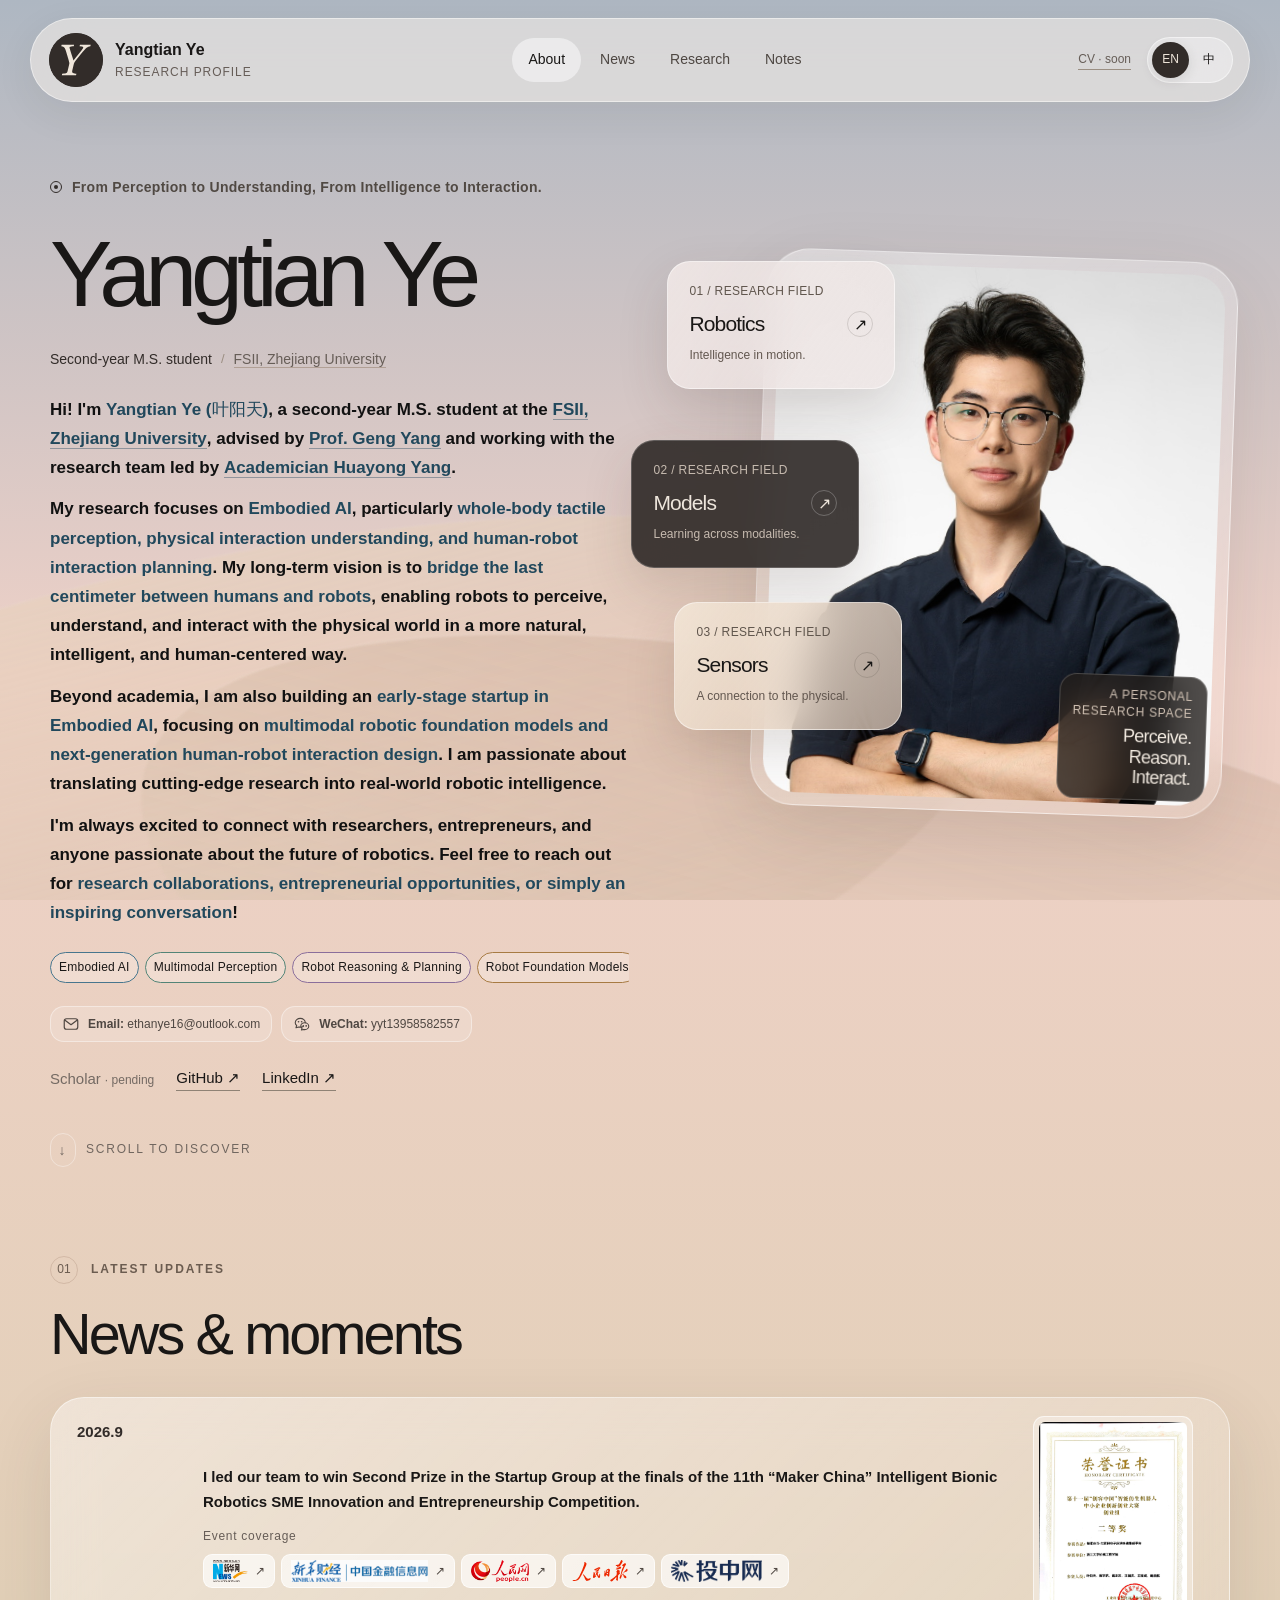
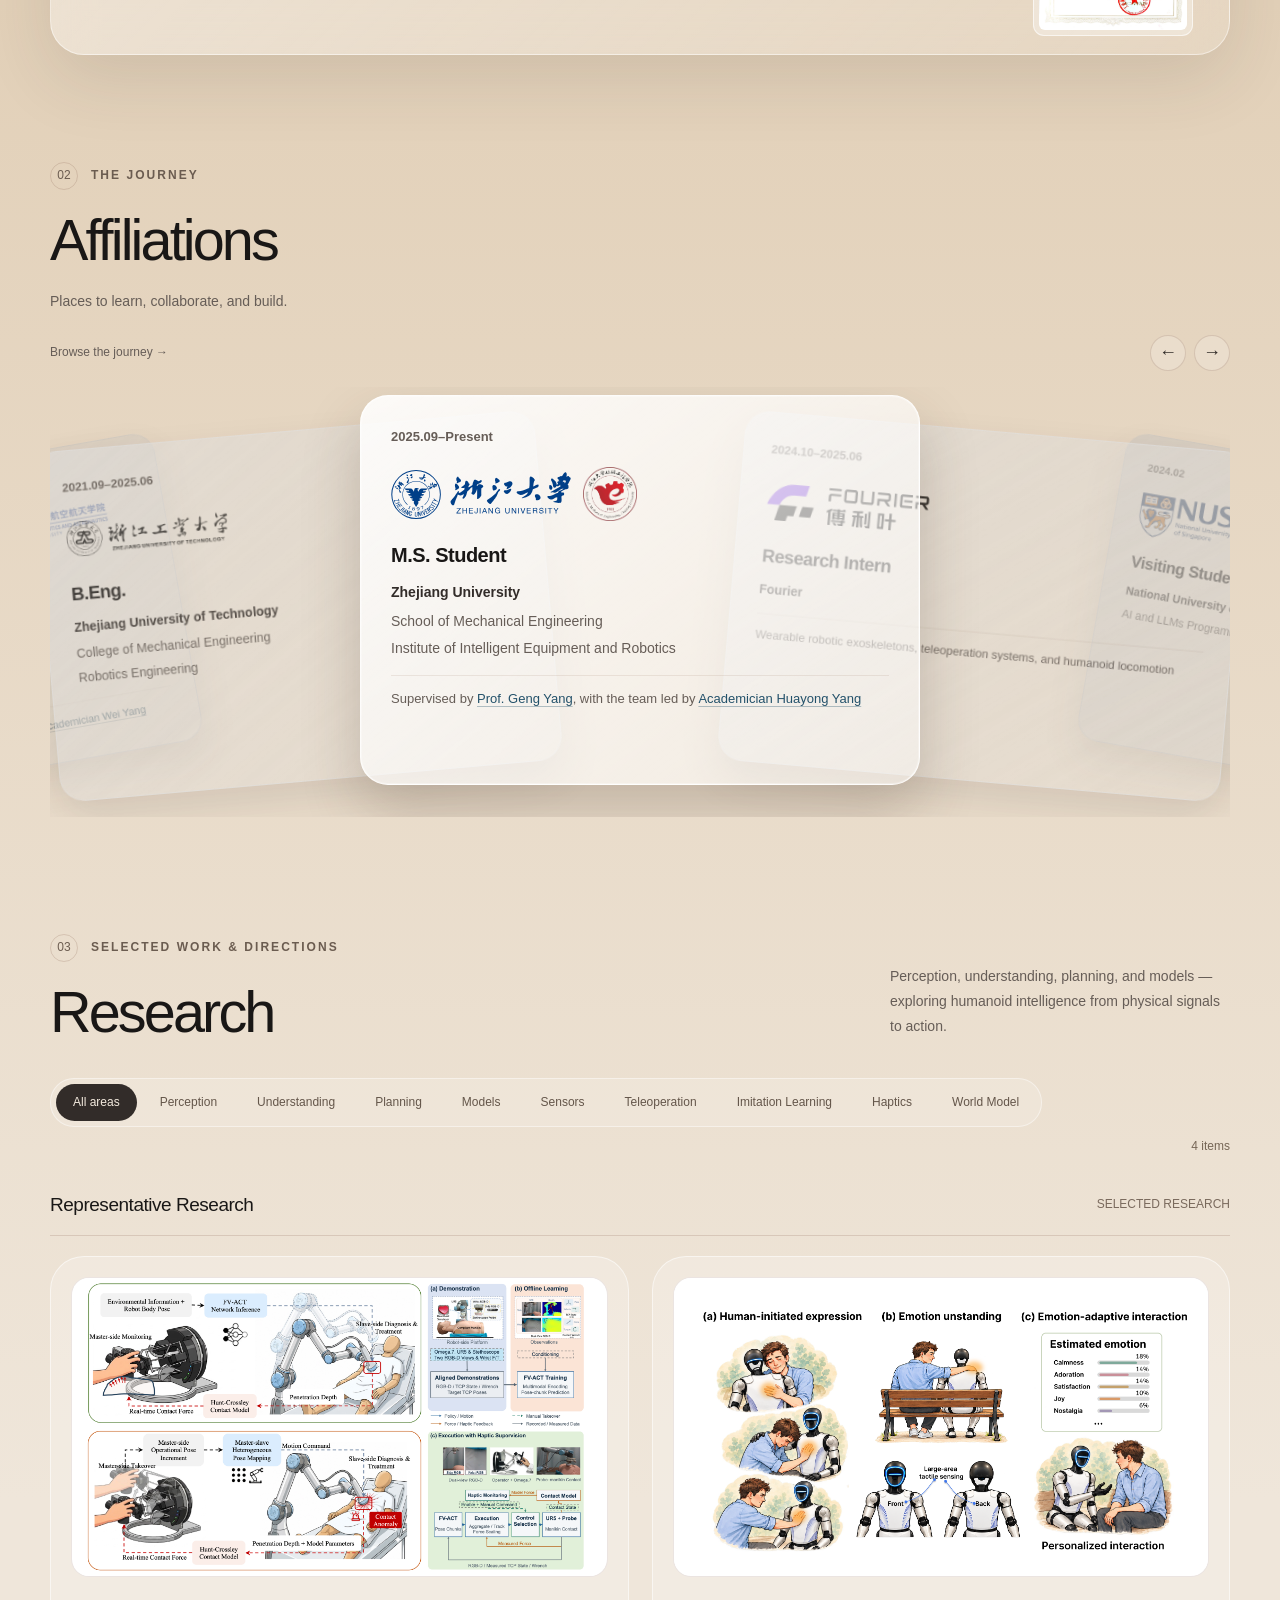
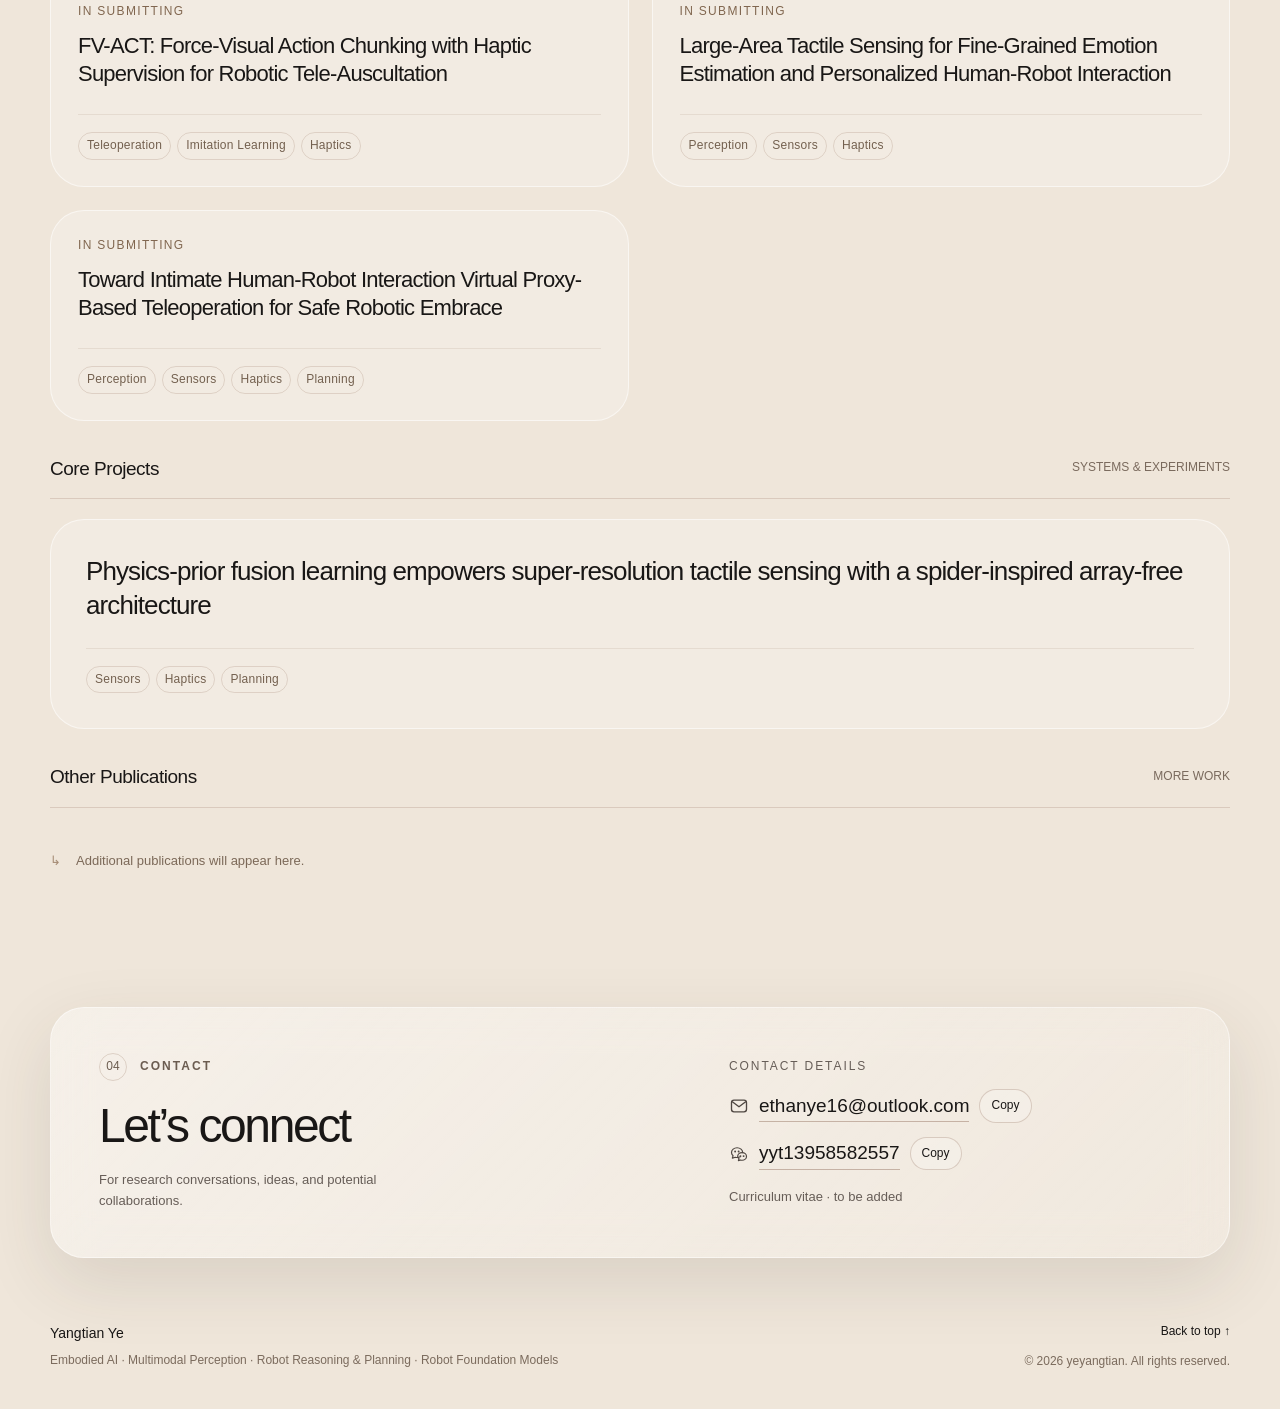
<file: index.html>
<!doctype html>
<html lang="en">
<head>
  <meta charset="utf-8">
  <meta name="viewport" content="width=device-width, initial-scale=1">
  <meta name="description" content="Yangtian Ye, M.S. student at FSII, Zhejiang University. Research in Embodied AI, tactile perception, physical interaction understanding, and human-robot interaction planning.">
  <meta name="robots" content="noindex, nofollow">
  <meta name="theme-color" content="#d8c4ad">
  <title>Research Profile · Yangtian Ye</title>
  <link rel="icon" type="image/svg+xml" href="assets/favicon.svg?v=20261009-logo-y">
  <link rel="stylesheet" href="styles.css?v=20261113-affiliation-logos">
  <script defer src="content.js?v=20261112-affiliation-logos-v5"></script>
  <script defer src="app.js?v=20261113-affiliation-logos"></script>
</head>
<body data-page="home">
  <a class="skip-link" href="#main" data-i18n="skip">Skip to content</a>
  <div class="atmosphere" aria-hidden="true"><div class="dune dune-one"></div><div class="dune dune-two"></div></div>
  <header class="site-header">
    <a class="brand" href="#about" aria-label="Home"><span class="brand-mark" aria-hidden="true"><img src="assets/favicon.svg?v=20261009-logo-y" width="54" height="54" alt=""></span><span class="brand-text"><strong data-profile="name">Yangtian Ye</strong><small data-i18n="brandSub">RESEARCH PROFILE</small></span></a>
    <nav class="primary-nav" aria-label="Main navigation"><a href="#about" data-i18n="navAbout">About</a><a href="#news" data-i18n="navNews">News</a><a href="#research" data-i18n="navResearch">Research</a><a href="notes/" data-i18n="navNotes">Notes</a></nav>
    <div class="header-actions"><a class="nav-cv" href="#contact" data-cv data-i18n="cvPending">CV · soon</a><div class="language-switch" role="group" aria-label="Language"><button type="button" data-lang="en" aria-pressed="true">EN</button><button type="button" data-lang="zh" aria-pressed="false">中</button></div></div>
  </header>

  <main id="main" class="container">
    <section id="about" class="hero" aria-labelledby="hero-title">
      <div class="hero-copy">
        <div class="eyebrow"><span class="tiny-orbit" aria-hidden="true"></span><span data-i18n="heroEyebrow">From Perception to Understanding, From Intelligence to Interaction.</span></div>
        <h1 id="hero-title" data-profile="name">Yangtian Ye</h1>
        <div class="identity-line"><span data-profile="role">Second-year M.S. student</span><span class="dot">/</span><span data-profile="affiliation"><a href="http://www.fsie-zju.com/" target="_blank" rel="noopener noreferrer">FSII, Zhejiang University</a></span></div>
        <div class="hero-intro" data-profile="bio"><p>Hi! I&#39;m <strong>Yangtian Ye (叶阳天)</strong>, a second-year M.S. student at the <a href="http://www.fsie-zju.com/" target="_blank" rel="noopener noreferrer"><strong>FSII, Zhejiang University</strong></a>, advised by <a href="https://person.zju.edu.cn/gengy" target="_blank" rel="noopener noreferrer"><strong>Prof. Geng Yang</strong></a> and working with the research team led by <a href="https://person.zju.edu.cn/0089022" target="_blank" rel="noopener noreferrer"><strong>Academician Huayong Yang</strong></a>.</p><p>My research focuses on <strong>Embodied AI</strong>, particularly <strong>whole-body tactile perception, physical interaction understanding, and human-robot interaction planning</strong>. My long-term vision is to <strong>bridge the last centimeter between humans and robots</strong>, enabling robots to perceive, understand, and interact with the physical world in a more natural, intelligent, and human-centered way.</p><p>Beyond academia, I am also building an <strong>early-stage startup in Embodied AI</strong>, focusing on <strong>multimodal robotic foundation models and next-generation human-robot interaction design</strong>. I am passionate about translating cutting-edge research into real-world robotic intelligence.</p><p>I&#39;m always excited to connect with researchers, entrepreneurs, and anyone passionate about the future of robotics. Feel free to reach out for <strong>research collaborations, entrepreneurial opportunities, or simply an inspiring conversation</strong>!</p></div>
        <div class="hero-tags" data-interests role="group" aria-label="Research interests" tabindex="0"><span>Embodied AI</span><span>Multimodal Perception</span><span>Robot Reasoning &amp; Planning</span><span>Robot Foundation Models</span></div>
        <div id="hero-contact" class="hero-contact"><a class="contact-chip" href="mailto:ethanye16@outlook.com"><img class="contact-icon" src="assets/icon-email.svg" width="18" height="18" alt="" aria-hidden="true"><span><span class="contact-label">Email:</span> ethanye16@outlook.com</span></a><button type="button" class="contact-chip" data-copy-wechat aria-label="Copy WeChat ID: yyt13958582557" title="Copy WeChat ID"><img class="contact-icon" src="assets/icon-wechat.svg" width="18" height="18" alt="" aria-hidden="true"><span><span class="contact-label">WeChat:</span> yyt13958582557</span></button></div>
        <div class="social-links" data-social></div>
        <p class="profile-note"><span class="status-dot" aria-hidden="true"></span><span data-i18n="profileNote">Profile preview · personal details to be added</span></p>
      </div>
      <div class="hero-stage" aria-label="Research interests">
        <div class="portrait-panel glass-panel"><img id="portrait" src="assets/portrait.jpeg" width="768" height="1024" alt="Portrait of Yangtian Ye"><span class="photo-label" data-i18n="photoPending" hidden>PORTRAIT TO BE ADDED</span><div class="portrait-caption"><span data-i18n="portraitEyebrow">A PERSONAL RESEARCH SPACE</span><strong data-i18n="portraitTitle">Perceive.<br>Reason.<br>Interact.</strong></div></div>
        <a class="floating-card float-robotics glass-panel" href="#research"><span class="float-kicker">01 / <span data-i18n="field">RESEARCH FIELD</span></span><div class="float-bottom"><strong data-i18n="fieldRobotics">Robotics</strong><span class="mini-icon" aria-hidden="true">↗</span></div><span class="float-detail" data-i18n="roboticsSub">Intelligence in motion.</span></a>
        <a class="floating-card float-models" href="#research"><span class="float-kicker">02 / <span data-i18n="field">RESEARCH FIELD</span></span><div class="float-bottom"><strong data-i18n="fieldModels">Models</strong><span class="mini-icon" aria-hidden="true">↗</span></div><span class="float-detail" data-i18n="modelsSub">Learning across modalities.</span></a>
        <a class="floating-card float-sensing glass-panel" href="#research"><span class="float-kicker">03 / <span data-i18n="field">RESEARCH FIELD</span></span><div class="float-bottom"><strong data-i18n="fieldSensing">Sensors</strong><span class="mini-icon" aria-hidden="true">↗</span></div><span class="float-detail" data-i18n="sensingSub">A connection to the physical.</span></a>
      </div>
      <a class="scroll-cue" href="#news"><span aria-hidden="true">↓</span><span data-i18n="scroll">SCROLL TO DISCOVER</span></a>
    </section>

    <section id="news" class="section news-section" aria-labelledby="news-title">
      <div class="section-heading"><div class="section-kicker"><span>01</span><span data-i18n="sectionNews">LATEST UPDATES</span></div><h2 id="news-title" data-i18n="newsTitle">News & moments</h2></div>
      <div id="news-list" class="news-list glass-panel" role="region" aria-labelledby="news-title" tabindex="-1"></div>
      <p id="news-scroll-hint" class="news-scroll-hint" hidden></p>
    </section>

    <section id="affiliations" class="section" aria-labelledby="affiliations-title">
      <div class="section-heading"><div class="section-kicker"><span>02</span><span data-i18n="sectionAffiliations">THE JOURNEY</span></div><h2 id="affiliations-title" data-i18n="affiliationsTitle">Affiliations</h2><p data-i18n="affiliationsIntro">Places to learn, collaborate, and build.</p></div>
      <div class="affiliations-navigation"><span id="affiliations-scroll-hint" class="affiliations-scroll-hint" data-i18n="affiliationsScroll">Scroll horizontally to explore →</span><div class="affiliations-scroll-buttons"><button type="button" data-affiliations-scroll="-1" aria-label="Previous experience" disabled>←</button><button type="button" data-affiliations-scroll="1" aria-label="Next experience">→</button></div></div>
      <div id="affiliations-list" class="affiliation-grid affiliation-experience" role="region" aria-labelledby="affiliations-title" aria-describedby="affiliations-scroll-hint" tabindex="0"></div>
    </section>

    <section id="research" class="section research-section" aria-labelledby="research-title">
      <div class="section-heading research-heading"><div><div class="section-kicker"><span>03</span><span data-i18n="sectionResearch">SELECTED WORK & DIRECTIONS</span></div><h2 id="research-title" data-i18n="researchTitle">Research</h2></div><p class="research-intro" data-i18n="researchIntro">Perception, understanding, planning, and models — exploring humanoid intelligence from physical signals to action.</p></div>
      <div class="research-toolbar"><div class="filters" role="group" aria-label="Filter research" tabindex="0" aria-describedby="research-filter-hint"><button type="button" class="filter active" data-filter="all" aria-pressed="true" data-i18n="filterAll">All areas</button><button type="button" class="filter" data-filter="perception" aria-pressed="false" data-i18n="tagPerception">Perception</button><button type="button" class="filter" data-filter="understanding" aria-pressed="false" data-i18n="tagUnderstanding">Understanding</button><button type="button" class="filter" data-filter="planning" aria-pressed="false" data-i18n="tagPlanning">Planning</button><button type="button" class="filter" data-filter="models" aria-pressed="false" data-i18n="tagModels">Models</button><button type="button" class="filter" data-filter="sensors" aria-pressed="false" data-i18n="tagSensors">Sensors</button><button type="button" class="filter" data-filter="teleoperation" aria-pressed="false" data-i18n="tagTeleoperation">Teleoperation</button><button type="button" class="filter" data-filter="imitation-learning" aria-pressed="false" data-i18n="tagImitationLearning">Imitation Learning</button><button type="button" class="filter" data-filter="haptics" aria-pressed="false" data-i18n="tagHaptics">Haptics</button><button type="button" class="filter" data-filter="world-model" aria-pressed="false" data-i18n="tagWorldModel">World Model</button></div><div class="research-filter-footer"><span id="research-filter-hint" class="research-filter-hint" data-i18n="filterHint">Swipe to browse topics →</span><span id="filter-status" class="filter-status" role="status" aria-live="polite"></span></div></div>
      <p class="research-draft-note" data-i18n="researchDraft">The cards below are research outlines. Publications and project details are yet to be added.</p>
      <div id="research-groups"></div>
    </section>

    <section id="contact" class="section contact-section glass-panel" aria-labelledby="contact-title">
      <div><div class="section-kicker"><span>04</span><span data-i18n="sectionContact">CONTACT</span></div><h2 id="contact-title" data-i18n="contactTitle">Let’s connect</h2><p data-i18n="contactIntro">For research conversations, ideas, and potential collaborations.</p></div>
      <div class="contact-details"><span class="small-label" data-i18n="contactDetailsLabel">CONTACT DETAILS</span><div id="email-contact"></div><div id="wechat-contact"></div><div id="cv-contact"></div></div>
    </section>
  </main>
  <footer class="site-footer container"><div><strong data-profile="name">Yangtian Ye</strong><span data-i18n="footerTagline">Embodied AI · Multimodal Perception · Robot Reasoning &amp; Planning · Robot Foundation Models</span></div><div class="footer-right"><a href="#about" data-i18n="backTop">Back to top ↑</a><small class="footer-copyright" data-i18n="copyright">© 2026 yeyangtian. All rights reserved.</small></div></footer>
  <div id="toast" role="status" aria-live="polite"></div>
</body>
</html>
</file>
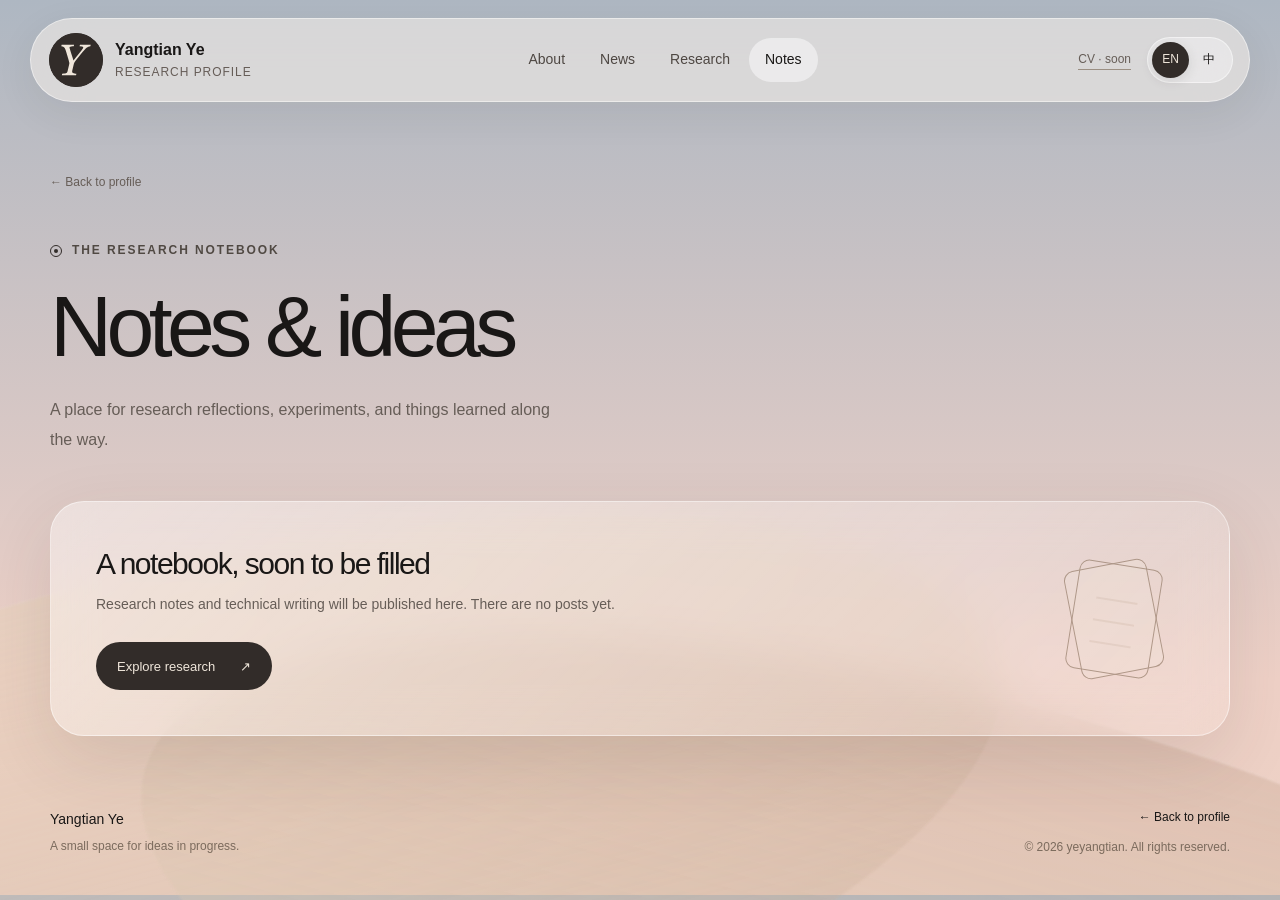
<file: notes/index.html>
<!doctype html>
<html lang="en">
<head>
  <meta charset="utf-8"><meta name="viewport" content="width=device-width, initial-scale=1"><meta name="description" content="Yangtian Ye’s research notes on humanoid robots, perception, understanding, planning, and models."><meta name="robots" content="noindex, nofollow"><meta name="theme-color" content="#d8c4ad"><title>Notes · Yangtian Ye</title><link rel="icon" type="image/svg+xml" href="../assets/favicon.svg?v=20261009-logo-y"><link rel="stylesheet" href="../styles.css?v=20261113-affiliation-logos"><script defer src="../content.js?v=20261112-affiliation-logos-v5"></script><script defer src="../app.js?v=20261113-affiliation-logos"></script>
</head>
<body data-page="notes">
  <a class="skip-link" href="#main" data-i18n="skip">Skip to content</a>
  <div class="atmosphere" aria-hidden="true"><div class="dune dune-one"></div><div class="dune dune-two"></div></div>
  <header class="site-header"><a class="brand" href="../#about" aria-label="Home"><span class="brand-mark" aria-hidden="true"><img src="../assets/favicon.svg?v=20261009-logo-y" width="54" height="54" alt=""></span><span class="brand-text"><strong data-profile="name">Yangtian Ye</strong><small data-i18n="brandSub">RESEARCH PROFILE</small></span></a><nav class="primary-nav" aria-label="Main navigation"><a href="../#about" data-i18n="navAbout">About</a><a href="../#news" data-i18n="navNews">News</a><a href="../#research" data-i18n="navResearch">Research</a><a href="./" class="active" aria-current="page" data-i18n="navNotes">Notes</a></nav><div class="header-actions"><a class="nav-cv" href="../#contact" data-cv data-i18n="cvPending">CV · soon</a><div class="language-switch" role="group" aria-label="Language"><button type="button" data-lang="en" aria-pressed="true">EN</button><button type="button" data-lang="zh" aria-pressed="false">中</button></div></div></header>
  <main id="main" class="container notes-main"><a class="back-link" href="../#about" data-i18n="backHome">← Back to profile</a><div class="notes-header"><div class="eyebrow"><span class="tiny-orbit" aria-hidden="true"></span><span data-i18n="notesEyebrow">THE RESEARCH NOTEBOOK</span></div><h1 data-i18n="notesTitle">Notes & ideas</h1><p data-i18n="notesIntro">A place for research reflections, experiments, and things learned along the way.</p></div><div id="notes-list"></div></main>
  <footer class="site-footer container"><div><strong data-profile="name">Yangtian Ye</strong><span data-i18n="notesFooter">A small space for ideas in progress.</span></div><div class="footer-right"><a href="../#about" data-i18n="backHome">← Back to profile</a><small class="footer-copyright" data-i18n="copyright">© 2026 yeyangtian. All rights reserved.</small></div></footer>
</body>
</html>
</file>
<file: styles.css>
/* Warm glass composition inspired by yizhixuanzhu/homepage-template. */
:root{--font-min:12px;--ink:#191716;--ink-soft:#322c29;--muted:#665d57;--paper:#efe6da;--sand:#d8c4ad;--sand-deep:#9a7a68;--rose:#f0c7bf;--sky:#a8b1bd;--radius:34px;--radius-small:22px;--line:rgba(255,255,255,.48);--shadow:0 24px 70px rgba(61,47,42,.12);font-family:Inter,"Helvetica Neue",Arial,"PingFang SC","Microsoft YaHei",sans-serif;color:var(--ink);font-synthesis:none}
*{box-sizing:border-box}html{scroll-behavior:smooth;scroll-padding-top:130px}body{margin:0;min-width:280px;background:linear-gradient(180deg,#aeb7c2 0,#efd1c7 680px,#e2d0b8 1600px,#efe6da 3100px);line-height:1.65;-webkit-font-smoothing:antialiased}a{color:inherit;text-decoration:none}button{font:inherit;color:inherit;cursor:pointer}button,a{-webkit-tap-highlight-color:transparent}button:disabled{cursor:default}img{display:block;max-width:100%}h1,h2,h3,p{margin:0}button:focus-visible,a:focus-visible{outline:3px solid #4f5f70;outline-offset:5px}::selection{background:#322c29;color:#fff}a,button{touch-action:manipulation}.container{width:min(1180px,calc(100% - 64px));margin-inline:auto}.skip-link{position:fixed;z-index:100;top:8px;left:16px;transform:translateY(-160%);background:var(--ink);color:white;padding:12px 22px;border-radius:20px}.skip-link:focus{transform:none}.atmosphere{position:fixed;inset:0;z-index:-1;overflow:hidden;pointer-events:none}.dune{position:absolute;width:135vw;height:65vh;border-radius:50%;filter:blur(1px)}.dune-one{top:64%;left:-55%;transform:rotate(-14deg);background:linear-gradient(180deg,rgba(231,210,188,.55),rgba(181,148,127,.2));box-shadow:0 -1px 0 rgba(255,255,255,.12)}.dune-two{top:78%;right:-44%;transform:rotate(15deg);background:linear-gradient(180deg,rgba(185,151,128,.25),rgba(229,213,192,.4));box-shadow:0 -1px 0 rgba(255,255,255,.2)}
.site-header{position:sticky;top:18px;z-index:20;width:min(1220px,calc(100% - 40px));margin:18px auto 0;display:flex;align-items:center;justify-content:space-between;gap:22px;min-height:84px;padding:12px 16px 12px 18px;border:1px solid var(--line);border-radius:999px;background:rgba(246,239,232,.56);box-shadow:0 12px 40px rgba(45,37,35,.07);backdrop-filter:blur(24px) saturate(1.25);-webkit-backdrop-filter:blur(24px) saturate(1.25)}.brand{display:flex;align-items:center;gap:12px;flex-shrink:0}.brand-mark{display:grid;place-items:center;width:54px;height:54px;flex:none;border-radius:50%;overflow:hidden;background:var(--ink-soft)}.brand-mark img{width:100%;height:100%}.brand-text{display:flex;flex-direction:column;line-height:1.4}.brand-text strong{font-size:16px;font-weight:600}.brand-text small{font-size:var(--font-min);letter-spacing:.16em;color:var(--muted);margin-top:3px}.primary-nav{display:flex;align-items:center;justify-content:center;gap:3px}.primary-nav a{padding:10px 16px;border-radius:99px;font-size:14px;color:#4e4742;transition:background .2s,color .2s}.primary-nav a:hover,.primary-nav a.active{background:rgba(255,255,255,.48);color:var(--ink)}.header-actions{display:flex;align-items:center;gap:16px}.nav-cv{font-size:12px;white-space:nowrap;color:var(--muted);border-bottom:1px solid #9b8f83}.language-switch{display:flex;gap:2px;background:rgba(255,255,255,.36);border:1px solid rgba(255,255,255,.5);padding:4px;border-radius:99px}.language-switch button{width:37px;height:36px;border:0;border-radius:50%;background:transparent;font-size:12px}.language-switch button[aria-pressed=true]{background:var(--ink-soft);color:var(--paper);box-shadow:0 3px 12px #322c2920}
.hero{position:relative;display:grid;grid-template-columns:1.08fr 1fr;gap:64px;align-items:start;min-height:780px;padding:74px 0 98px}.eyebrow{display:flex;align-items:center;gap:10px;font-size:var(--font-min);font-weight:600;letter-spacing:.16em;color:#504943}.tiny-orbit{height:12px;width:12px;border:1px solid var(--ink-soft);border-radius:50%;position:relative}.tiny-orbit:after{content:"";width:4px;height:4px;border-radius:50%;position:absolute;left:3px;top:3px;background:var(--ink-soft)}h1{font-size:clamp(66px,7.3vw,96px);font-weight:500;letter-spacing:-.065em;line-height:1.05;margin:27px 0 24px;overflow-wrap:anywhere}.identity-line{display:flex;flex-wrap:wrap;gap:9px;font-size:14px;align-items:center;color:var(--ink-soft)}.identity-line .dot{color:#9b8e82;font-size:13px}.identity-line [data-profile=affiliation]{color:var(--muted)}.hero-intro{font-size:17px;font-weight:600;line-height:1.72;max-width:600px;margin:24px 0;color:#111}.hero-intro p+p{margin-top:12px}.hero-intro strong{font-weight:700;color:#21485c}.hero-tags{display:flex;flex-wrap:nowrap;gap:6px;max-width:100%;overflow-x:auto;padding-bottom:3px;scrollbar-width:thin;scrollbar-color:#9a7a6855 transparent}.hero-tags span{--tag-color:#47768e;flex:0 0 auto;white-space:nowrap;border:1px solid var(--tag-color);border-radius:99px;padding:5px 8px;font-size:var(--font-min);letter-spacing:.02em;background:rgba(255,255,255,.24)}.hero-tags span:nth-child(4n+2){--tag-color:#528477}.hero-tags span:nth-child(4n+3){--tag-color:#8a6e9b}.hero-tags span:nth-child(4n){--tag-color:#a77b43}.hero-tags:focus-visible{outline:2px solid #4f5f70;outline-offset:4px;border-radius:15px}.button{display:inline-flex;align-items:center;justify-content:center;gap:25px;min-height:48px;padding:12px 20px;border-radius:99px;font-size:13px;font-weight:500;border:1px solid transparent;transition:transform .18s,box-shadow .18s}.button:hover{transform:translateY(-3px);box-shadow:0 10px 24px #322c2918}.button-dark{background:var(--ink-soft);color:var(--paper)}.button-glass{border-color:var(--line);background:rgba(255,255,255,.24)}.social-links{display:flex;flex-wrap:wrap;align-items:center;gap:22px;margin-top:24px;font-size:15px;font-weight:500;line-height:1.6}.social-links a{border-bottom:1px solid #8f8275}.social-pending{color:#746a63;font-size:15px;cursor:default}.social-pending small{font-size:var(--font-min);margin-left:4px;color:#746a63}.profile-note{display:flex;align-items:center;gap:7px;font-size:var(--font-min);color:#71665e;margin-top:28px;letter-spacing:.01em}.status-dot{width:5px;height:5px;background:#91705d;border-radius:50%;flex:none}.hero-stage{position:relative;min-width:0;height:562px}.glass-panel{background:linear-gradient(135deg,rgba(255,255,255,.4),rgba(255,255,255,.13));border:1px solid var(--line);box-shadow:var(--shadow);backdrop-filter:blur(22px);-webkit-backdrop-filter:blur(22px)}.portrait-panel{position:absolute;inset:5px 0 0 65px;border-radius:44px;padding:12px;transform:rotate(2deg);overflow:hidden}.portrait-panel img{width:100%;height:100%;object-fit:cover;border-radius:33px;opacity:.85}.photo-label{position:absolute;top:36px;right:31px;font-size:var(--font-min);letter-spacing:.17em;color:#514b46;writing-mode:vertical-rl}.portrait-caption{position:absolute;left:auto;right:16px;bottom:16px;width:148px;background:rgba(34,30,28,.78);backdrop-filter:blur(20px);color:#f4ece2;padding:11px 13px;border:1px solid #ffffff30;border-radius:17px}.portrait-caption>span{display:block;line-height:1.4;font-size:var(--font-min);letter-spacing:.06em;color:#d3c4b6}.portrait-caption strong{display:block;font-weight:400;font-size:18px;letter-spacing:-.04em;line-height:1.15;margin-top:5px}.floating-card{position:absolute;width:228px;border-radius:23px;padding:21px;box-shadow:0 20px 50px rgba(67,50,40,.15);transition:transform .2s}.floating-card:hover{transform:translateY(-5px)}.float-kicker{font-size:var(--font-min);letter-spacing:.12em;color:#60564d;display:block}.float-bottom{display:flex;align-items:center;justify-content:space-between;gap:12px;margin:11px 0 4px}.float-bottom strong{font-size:21px;line-height:1.2;font-weight:500;letter-spacing:-.04em}.mini-icon{display:grid;place-items:center;border:1px solid #322c2928;border-radius:50%;width:26px;height:26px;font-size:16px}.float-detail{font-size:var(--font-min);color:#62574f}.float-robotics{top:11px;left:-26px;background:linear-gradient(125deg,#f3eae8d9,#eee4e3a8)}.float-models{top:190px;left:-62px;z-index:2;background:rgba(46,41,38,.9);color:#eee6dc;border:1px solid #ffffff30;backdrop-filter:blur(20px)}.float-models .float-kicker,.float-models .float-detail{color:#c7bbb0}.float-models .mini-icon{border-color:#ffffff3d}.float-sensing{top:352px;left:-19px;z-index:3;background:linear-gradient(125deg,#f1e4d5ed,#dfc8b5ba)}.scroll-cue{position:absolute;bottom:22px;left:0;display:flex;align-items:center;gap:10px;font-size:var(--font-min);letter-spacing:.15em;color:#70665f}.scroll-cue>span:first-child{border:1px solid #ffffff60;display:grid;place-items:center;width:26px;height:34px;border-radius:99px;font-size:14px}
.section{padding:67px 0 40px;scroll-margin-top:125px}.section-heading{margin-bottom:30px}.section-kicker{display:flex;align-items:center;gap:13px;font-size:var(--font-min);letter-spacing:.17em;font-weight:600;color:#6b5c50;margin-bottom:18px}.section-kicker>span:first-child{display:inline-grid;place-items:center;width:28px;height:28px;border:1px solid #9a7a6845;border-radius:50%;font-weight:400;letter-spacing:0;font-size:var(--font-min)}h2{font-size:clamp(38px,4.5vw,60px);line-height:1.12;font-weight:450;letter-spacing:-.05em}.section-heading>p{font-size:14px;color:var(--muted);margin-top:18px}.news-list{border-radius:var(--radius);padding:7px 32px}.empty-row{display:flex;align-items:center;gap:26px;padding:26px 0}.empty-symbol{display:grid;place-items:center;width:45px;height:45px;border:1px solid #9a7a6845;border-radius:50%;color:#8c7666;flex-shrink:0;font-size:22px}.empty-row strong{font-size:15px;font-weight:500;display:block}.empty-row p{font-size:13px;color:var(--muted);margin-top:5px}.news-item{display:grid;grid-template-columns:100px 1fr;gap:28px;padding:25px 0;border-bottom:1px solid #9a7a6824;font-size:14px}.news-item:last-child{border-bottom:0}.news-item time{font-size:var(--font-min);color:#7c6858;padding-top:4px}.news-item a{border-bottom:1px solid #9a7a68}.affiliations-navigation{display:flex;align-items:center;justify-content:space-between;gap:16px;margin:-8px 0 16px}.affiliations-scroll-hint{font-size:var(--font-min);color:var(--muted)}.affiliations-scroll-buttons{display:flex;gap:8px}.affiliations-scroll-buttons button{display:grid;place-items:center;width:36px;height:36px;border-radius:50%;border:1px solid #9a7a6845;background:#ffffff30;color:var(--ink-soft);font-size:18px;transition:background .18s,opacity .18s}.affiliations-scroll-buttons button:hover:not(:disabled){background:#ffffff80}.affiliations-scroll-buttons button:disabled{opacity:.3;cursor:default}.affiliation-grid{--affiliation-card-width:430px;--affiliation-step:250px;position:relative;height:382px;overflow:hidden;overscroll-behavior-x:contain;padding:8px 0 22px;isolation:isolate}.affiliation-grid:before{content:"";position:absolute;inset:0 0 22px;background:linear-gradient(90deg,rgba(239,230,218,.08),transparent 12%,transparent 88%,rgba(239,230,218,.28));pointer-events:none;z-index:4}.affiliation-grid:after{content:"";position:absolute;left:0;right:0;bottom:14px;height:1px;background:linear-gradient(90deg,transparent,#9a7a6840 15%,#9a7a6840 85%,transparent);pointer-events:none}.affiliation-grid:focus-visible{outline:2px solid #47768e;outline-offset:5px;border-radius:var(--radius-small)}.affiliation-card{position:absolute;left:0;top:8px;width:var(--affiliation-card-width);height:350px;padding:24px;border-radius:var(--radius-small);background:linear-gradient(145deg,rgba(255,255,255,.68),rgba(255,255,255,.24));border:1px solid rgba(255,255,255,.82);display:flex;flex-direction:column;min-width:0;transform-origin:50% 90%;transition:transform .72s cubic-bezier(.22,.75,.22,1),opacity .72s ease,filter .72s ease,box-shadow .72s ease;will-change:transform,opacity,filter;box-shadow:0 22px 42px rgba(67,50,40,.15);cursor:pointer}.affiliation-card.is-active{background:linear-gradient(145deg,rgba(255,255,255,.86),rgba(255,255,255,.42));box-shadow:0 28px 58px rgba(67,50,40,.23),0 0 0 1px rgba(255,255,255,.28) inset}.affiliation-card:focus-visible{outline:3px solid #47768e;outline-offset:5px}.affiliation-top{display:flex;flex-direction:column;align-items:flex-start;gap:20px;margin-bottom:20px}.affiliation-logo-slot{display:flex;align-items:center;gap:12px;flex-wrap:nowrap;min-height:54px;width:100%}.affiliation-logo-slot--stacked{display:grid;grid-template-columns:minmax(0,1.08fr) minmax(0,.92fr);align-items:center;gap:12px}.affiliation-logo-primary{display:flex;align-items:center;min-width:0}.affiliation-logo-secondary{display:flex;flex-direction:column;align-items:flex-start;justify-content:center;gap:8px;min-width:0}.affiliation-logo-secondary .affiliation-logo{height:42px}.affiliation-logo-slot--stacked .affiliation-logo{max-width:100%}.affiliation-logo{display:block;width:auto;max-width:min(180px,100%);height:54px;object-fit:contain;object-position:left center}.affiliation-logo--monochrome{filter:brightness(0);opacity:.85}.affiliation-icon{font-size:26px;color:#87715f}.affiliation-period{font-size:13px;font-weight:600;font-variant-numeric:tabular-nums;color:var(--muted)}.affiliation-body{min-width:0}.affiliation-card h3{font-size:20px;line-height:1.4;font-weight:600;letter-spacing:-.025em;margin:0 0 12px}.affiliation-card p{font-size:14px;line-height:1.7;margin:0;color:var(--muted);overflow-wrap:anywhere}.affiliation-card .affiliation-organization{color:var(--ink-soft);font-weight:600;margin-bottom:5px}.affiliation-organization a:hover{color:#23516a}.affiliation-card .affiliation-unit+.affiliation-unit{margin-top:3px}.affiliation-card .affiliation-detail{font-size:13px;color:#665d57;border-top:1px solid #9a7a6826;padding-top:12px;margin-top:14px}.affiliation-detail a{color:#23516a;text-decoration:underline;text-decoration-color:#23516a55;text-underline-offset:3px}.affiliation-detail a:hover{text-decoration-color:currentColor}
.small-label{font-size:var(--font-min);letter-spacing:.16em;color:var(--muted)}
.research-section{padding-top:77px}.research-heading{display:flex;align-items:flex-end;justify-content:space-between;gap:50px}.research-intro{font-size:14px;line-height:1.8;color:var(--muted);max-width:340px;padding-bottom:5px}.research-toolbar{display:grid;grid-template-columns:minmax(0,1fr);gap:10px;margin:33px 0 19px}.filters{display:flex;flex-wrap:wrap;gap:6px;width:fit-content;max-width:100%;background:#ffffff28;padding:5px;border:1px solid #ffffff70;border-radius:24px}.filter{flex:0 0 auto;white-space:nowrap;border:0;background:transparent;padding:9px 17px;border-radius:99px;font-size:12px;color:#64564a;transition:background .18s,color .18s}.filter:hover{background:#ffffff65}.filter.active{color:#f3eade;background:var(--ink-soft)}.filter-status{justify-self:end;font-size:var(--font-min);color:#766656}.research-draft-note{font-size:var(--font-min);color:#766656;border-left:2px solid #b89a80;padding-left:12px;line-height:1.7;margin:20px 0 29px}.research-group{margin-top:32px}.group-heading{display:flex;align-items:center;justify-content:space-between;gap:20px;margin-bottom:20px;border-bottom:1px solid #9a7a6840;padding-bottom:14px}.group-heading h3{font-size:19px;font-weight:500;letter-spacing:-.025em}.group-heading>span{font-size:var(--font-min);color:#7a6a5d}.research-grid{display:grid;grid-template-columns:repeat(2,minmax(0,1fr));gap:23px}.research-card{border:1px solid #ffffff88;border-radius:var(--radius);background:rgba(255,255,255,.23);overflow:hidden;transition:transform .25s,box-shadow .25s;min-width:0}.research-card:hover{transform:translateY(-4px);box-shadow:0 16px 40px #58463214}.research-image{position:relative;overflow:hidden;border-bottom:1px solid #ffffff50;aspect-ratio:5/2.8;background:#e5d8c9}.research-image img{width:100%;height:100%;object-fit:cover;transition:transform .4s}.research-card:hover .research-image img{transform:scale(1.025)}.image-corner{position:absolute;right:17px;top:15px;font-size:var(--font-min);color:#5d5146;background:#f3ece2bd;backdrop-filter:blur(8px);border:1px solid #ffffff80;padding:4px 9px;border-radius:99px;letter-spacing:.05em}.research-card-body{padding:25px 27px 26px}.work-meta{display:flex;justify-content:space-between;align-items:center;gap:15px;font-size:var(--font-min);letter-spacing:.11em;color:#80664f;text-transform:uppercase;margin-bottom:10px}.research-card h4{font-size:22px;font-weight:500;letter-spacing:-.035em;line-height:1.3;margin:0 0 12px}.work-summary{font-size:13px;color:var(--muted);line-height:1.8}.work-authors{font-size:12px;margin:10px 0;color:#7b6a5a}.work-bottom{display:flex;flex-wrap:wrap;align-items:center;justify-content:space-between;gap:18px;margin-top:25px;padding-top:17px;border-top:1px solid #9a7a6827}.work-tags{display:flex;flex-wrap:wrap;gap:6px}.work-tags span{font-size:var(--font-min);letter-spacing:.02em;color:#73604f;border:1px solid #9a7a683d;border-radius:99px;padding:3px 8px}.work-links{display:flex;gap:13px;font-size:var(--font-min)}.work-links a{border-bottom:1px solid #9a7a6860}.work-links a:hover{color:var(--ink)}.work-pending{font-size:var(--font-min);color:#8a715e}.research-card.project-card{grid-column:1/-1;display:grid;grid-template-columns:.9fr 1.1fr}.project-card .research-image{aspect-ratio:auto;height:100%;min-height:285px;border-bottom:0;border-right:1px solid #ffffff50}.project-card .research-card-body{padding:35px;align-self:center}.project-card h4{font-size:26px}.empty-works{padding:22px 0;font-size:13px;color:#7c6958}.empty-works:before{content:"↳";margin-right:15px;color:#a68c75}.no-results{border:1px dashed #9a7a6877;border-radius:25px;padding:35px;color:var(--muted);font-size:14px}
.contact-section{display:grid;grid-template-columns:1.25fr 1fr;gap:65px;border-radius:var(--radius);margin-top:74px;margin-bottom:52px;padding:45px 48px}.contact-section h2{font-size:48px}.contact-section p{color:var(--muted);font-size:13px;max-width:340px;margin-top:16px}.contact-details{align-self:center;min-width:0}.contact-details .small-label{display:block;margin-bottom:12px}.contact-line{display:grid;grid-template-columns:20px minmax(0,max-content) max-content;align-items:center;gap:10px}.contact-line .contact-account{font-size:19px;min-width:0;overflow-wrap:anywhere;border-bottom:1px solid #9a7a6880}.email-pending{font-size:20px;color:#76685c;font-weight:400}.copy-button{white-space:nowrap;border:1px solid #9a7a6850;background:#ffffff30;border-radius:99px;font-size:var(--font-min);padding:6px 11px}.cv-status{font-size:12px;color:#7c6d60;margin-top:18px}.cv-status a{border-bottom:1px solid #9a7a6880}.site-footer{padding:12px 0 38px;display:flex;justify-content:space-between;gap:30px;align-items:flex-start}.site-footer>div:first-child{display:flex;flex-direction:column;gap:6px}.site-footer strong{font-size:14px;font-weight:500}.site-footer span{font-size:var(--font-min);color:#7b6b5d}.footer-right{display:flex;flex-direction:column;align-items:flex-end;gap:10px}.footer-right>a{font-size:var(--font-min)}.footer-right small{font-size:var(--font-min);color:#8a7869}.footer-right small a{text-decoration:underline;text-underline-offset:3px}.footer-right small span{font-size:var(--font-min)}#toast{position:fixed;bottom:25px;left:50%;transform:translate(-50%,20px);background:#322c29;color:var(--paper);padding:10px 20px;border-radius:99px;font-size:12px;z-index:40;opacity:0;pointer-events:none;transition:opacity .2s,transform .2s}#toast.visible{opacity:1;transform:translate(-50%,0)}
.notes-main{min-height:calc(100vh - 245px);padding-top:66px;padding-bottom:60px}.back-link{font-size:12px;color:var(--muted);display:inline-block;margin-bottom:48px}.notes-header{max-width:700px;margin-bottom:45px}.notes-header h1{font-size:clamp(58px,7vw,86px);margin-top:20px;margin-bottom:24px}.notes-header p{font-size:16px;color:var(--muted);line-height:1.9;max-width:500px}.notes-empty{padding:45px;border-radius:var(--radius);display:grid;grid-template-columns:1fr auto;align-items:center;gap:40px}.notes-empty h2{font-size:30px;margin-bottom:13px}.notes-empty p{font-size:14px;color:var(--muted);max-width:540px}.notes-empty .button{margin-top:26px}.notes-art{height:140px;width:140px;position:relative;opacity:.65}.notes-art:before,.notes-art:after{content:"";position:absolute;inset:15px 28px;border:1px solid #8e7662;border-radius:10px;background:#efe6da55;transform:rotate(-11deg)}.notes-art:after{transform:rotate(9deg);background:repeating-linear-gradient(transparent 0 14px,#a58a7338 15px 16px,transparent 17px 22px);background-origin:content-box;background-clip:content-box;padding:20px}.note-card{display:grid;grid-template-columns:125px 1fr;gap:30px;border-top:1px solid #9a7a6850;padding:28px 0}.note-card time{font-size:var(--font-min);color:var(--muted)}.note-card h2{font-size:25px;margin-bottom:10px}.note-card p{font-size:14px;color:var(--muted)}.note-card a{text-decoration:underline;text-underline-offset:5px}.note-card .work-tags{margin-top:15px}
html[lang=zh-CN] h1,html[lang=zh-CN] h2{font-family:"Songti SC","Noto Serif CJK SC","STSong",serif;font-weight:500;letter-spacing:-.035em}html[lang=zh-CN] .hero-intro{line-height:1.9}html[lang=zh-CN] .float-bottom strong{letter-spacing:0;font-size:20px}html[lang=zh-CN] .portrait-caption strong{line-height:1.25;font-family:"Songti SC",serif}html[lang=zh-CN] h1{font-size:clamp(60px,6.5vw,88px)}html[lang=zh-CN] .research-card h4{font-size:21px;letter-spacing:0}
@media(min-width:1450px){.hero{min-height:810px}.hero-stage{height:590px}.float-models{top:205px}.float-sensing{top:385px}}
@media(max-width:1050px){.container{width:calc(100% - 52px)}.site-header{gap:12px}.brand-text{display:none}.primary-nav a{padding:10px 12px}.hero{gap:48px;grid-template-columns:1.05fr 1fr;min-height:730px;padding:60px 0 85px}h1{font-size:76px}.hero-stage{height:520px}.portrait-panel{left:42px}.floating-card{width:195px;padding:18px}.float-robotics{left:-14px}.float-models{left:-30px;top:173px}.float-sensing{left:-5px;top:325px}.float-bottom strong{font-size:19px}.portrait-caption{width:140px}.portrait-caption strong{font-size:18px}.hero-intro{font-size:16px}.identity-line{font-size:12px}.affiliation-grid{height:380px}.affiliation-card{padding:22px}.contact-section{gap:35px;padding:36px}}
@media(max-width:780px){html{scroll-padding-top:150px}.site-header{flex-wrap:wrap;top:10px;margin-top:10px;border-radius:30px;padding:10px 14px;gap:8px;width:calc(100% - 26px)}.brand-mark{width:40px;height:40px}.brand-text{display:flex}.brand-text strong{font-size:13px}.brand-text small{font-size:var(--font-min)}.primary-nav{order:3;width:100%;padding-top:4px;border-top:1px solid #ffffff45}.primary-nav a{font-size:12px;padding:7px 20px}.header-actions{margin-left:auto;gap:12px}.nav-cv{font-size:var(--font-min)}.language-switch button{width:29px;height:29px;font-size:var(--font-min)}.hero{grid-template-columns:1fr;gap:42px;padding-top:44px;min-height:0;padding-bottom:83px}.hero-copy{max-width:620px}.hero h1{font-size:80px;max-width:100%}.hero-intro{max-width:610px;font-size:16px}.hero-stage{height:460px;max-width:540px;width:100%;margin-inline:auto}.portrait-panel{left:110px;right:16px;top:0;bottom:0}.portrait-caption strong{font-size:18px}.floating-card{width:220px}.float-robotics{left:15px;top:15px}.float-models{left:0;top:164px}.float-sensing{left:27px;top:312px}.float-bottom strong{font-size:21px}.profile-note{margin-top:22px}.section{padding-top:50px;scroll-margin-top:145px}.affiliation-grid{height:390px}.affiliation-card{padding:22px}.affiliation-logo{max-width:min(160px,100%)}.research-heading{align-items:flex-start;gap:25px}.research-intro{max-width:280px;font-size:12px}.research-grid{gap:16px}.research-card{border-radius:26px}.research-card-body{padding:21px}.research-card h4{font-size:19px}.work-summary{font-size:12px}.project-card .research-card-body{padding:25px}.project-card h4{font-size:22px}.research-toolbar{align-items:flex-start}.filters{gap:2px;padding:4px}.filter{font-size:var(--font-min);padding:9px 12px}.filter-status{padding-top:12px;font-size:var(--font-min)}.contact-section{margin-top:50px;padding:32px;grid-template-columns:1fr;gap:32px}.contact-section h2{font-size:43px}.contact-details{border-top:1px solid #9a7a6833;padding-top:22px}.notes-main{padding-top:40px}.notes-empty{padding:30px}.notes-art{width:110px;height:120px}}
@media(max-width:520px){.container{width:calc(100% - 36px)}.site-header{width:calc(100% - 24px)}.primary-nav{justify-content:space-between;gap:0}.primary-nav a{padding:7px 14px}.header-actions{gap:9px}.hero{padding-top:35px;gap:33px}.hero h1{font-size:clamp(44px,13vw,60px);margin-top:24px;margin-bottom:20px}html[lang=zh-CN] .hero h1{font-size:56px}.eyebrow{font-size:var(--font-min);letter-spacing:.12em}.hero-intro{font-size:14px;line-height:1.9;margin:20px 0}.identity-line{font-size:var(--font-min);gap:7px}.hero-tags span{font-size:var(--font-min);padding:4px 10px}.button{min-height:44px;padding:11px 17px;font-size:12px;gap:20px}.social-links{gap:18px;font-size:14px;margin-top:20px}.social-pending{font-size:14px}.profile-note{font-size:var(--font-min)}.hero-stage{height:365px}.portrait-panel{left:95px;right:4px;border-radius:34px;padding:8px}.portrait-panel img{border-radius:27px}.portrait-caption{left:auto;right:12px;bottom:12px;width:122px;padding:9px 11px;border-radius:15px}.portrait-caption>span{font-size:var(--font-min);letter-spacing:0}.portrait-caption strong{font-size:16px}.photo-label{top:23px;right:21px;font-size:var(--font-min)}.floating-card{width:177px;padding:16px;border-radius:19px}.float-robotics{left:3px;top:10px}.float-models{left:0;top:125px}.float-sensing{left:12px;top:241px}.float-kicker{font-size:var(--font-min)}.float-bottom{margin-top:8px}.float-bottom strong{font-size:17px}.mini-icon{width:22px;height:22px;font-size:13px}.float-detail{font-size:var(--font-min)}.float-sensing .float-detail{font-size:var(--font-min)}html[lang=zh-CN] .float-bottom strong{font-size:18px}.section{padding-top:40px;padding-bottom:25px}.section-heading{margin-bottom:25px}.section-kicker{font-size:var(--font-min);letter-spacing:.14em;margin-bottom:16px}.section-kicker>span:first-child{width:24px;height:24px;font-size:var(--font-min)}h2{font-size:39px}.section-heading>p{font-size:12px;margin-top:13px}.news-list{padding:0 21px;border-radius:25px}.empty-row{gap:16px;padding:23px 0}.empty-symbol{width:34px;height:34px;font-size:19px}.empty-row strong{font-size:13px}.empty-row p{font-size:var(--font-min);line-height:1.8}.news-item{grid-template-columns:65px 1fr;gap:15px;font-size:12px}.affiliation-grid{height:430px}.affiliation-card{height:398px;padding:22px}.affiliation-top{gap:18px}.affiliation-period{font-size:13px}.affiliation-icon{font-size:22px}.affiliation-card h3{font-size:19px}.affiliation-card p{font-size:14px}.affiliation-card .affiliation-detail{font-size:13px}.research-heading{flex-direction:column;gap:18px}.research-intro{max-width:100%;font-size:12px;line-height:1.9}.research-toolbar{margin-top:24px;gap:0}.filters{width:100%;display:flex;gap:4px;border-radius:22px}.filter{font-size:var(--font-min);padding:8px 10px}.filter-status{align-self:flex-end;padding-top:7px;font-size:var(--font-min)}.research-draft-note{font-size:var(--font-min);margin:10px 0 22px}.research-group{margin-top:25px}.group-heading{gap:12px;margin-bottom:17px}.group-heading h3{font-size:17px}.group-heading>span{font-size:var(--font-min)}.research-grid{grid-template-columns:1fr;gap:20px}.research-image{aspect-ratio:5/2.7}.research-card-body{padding:23px}.research-card h4{font-size:21px}.work-summary{font-size:12px}.work-bottom{margin-top:20px}.research-card.project-card{display:block}.project-card .research-image{aspect-ratio:5/2.7;min-height:0;border-right:0;border-bottom:1px solid #ffffff50}.project-card .research-card-body{padding:23px}.contact-section{padding:27px;border-radius:27px;margin-top:44px;margin-bottom:33px;gap:25px}.contact-section h2{font-size:39px}.contact-section p{font-size:12px}.email-pending{font-size:17px}.site-footer{flex-direction:column;padding-bottom:30px;gap:22px}.footer-right{align-items:flex-start;gap:9px}.site-footer span{font-size:var(--font-min)}.footer-right small,.footer-right small span{font-size:var(--font-min)}.notes-main{padding-top:30px;min-height:calc(100vh - 350px)}.back-link{margin-bottom:32px}.notes-header h1{font-size:59px}.notes-header p{font-size:14px}.notes-header{margin-bottom:32px}.notes-empty{padding:27px;display:block}.notes-empty h2{font-size:27px}.notes-empty p{font-size:12px}.notes-art{display:none}.note-card{grid-template-columns:1fr;gap:12px}.note-card h2{font-size:22px}.note-card p{font-size:13px}}
@media(prefers-reduced-motion:reduce){html{scroll-behavior:auto}*,*:before,*:after{animation:none!important;transition:none!important}}

[hidden]{display:none!important}.portrait-caption{text-align:right}

.portrait-panel.has-portrait img{opacity:1;object-position:50% 0%}

@media(min-width:781px) and (max-width:1050px){.portrait-panel.has-portrait .portrait-caption>span{font-size:var(--font-min);letter-spacing:0}.portrait-panel.has-portrait~.floating-card{width:168px;padding:14px}.portrait-panel.has-portrait~.floating-card .float-bottom strong{font-size:16px}.portrait-panel.has-portrait~.floating-card .float-detail{font-size:var(--font-min)}}
@media(max-width:520px){.portrait-panel.has-portrait~.floating-card{width:148px;padding:14px}.portrait-panel.has-portrait~.floating-card .float-bottom strong{font-size:16px}.portrait-panel.has-portrait~.floating-card .float-detail{font-size:var(--font-min)}}

/* Full biography and public contact details. */
.hero .eyebrow{align-items:flex-start;line-height:1.6;font-size:14px;letter-spacing:.02em;max-width:560px}.hero .tiny-orbit{margin-top:5px;flex:none}.hero-copy{min-width:0}.hero-stage{margin-top:74px;align-self:start}.hero-tags span{max-width:100%;overflow-wrap:anywhere}.hero-contact{display:flex;flex-wrap:wrap;gap:9px;margin-top:20px}.contact-chip{display:inline-flex;align-items:center;gap:8px;max-width:100%;padding:8px 11px;border:1px solid #ffffff66;border-radius:14px;background:rgba(255,255,255,.16);font-size:var(--font-min);line-height:1.5;color:#4f4742;text-align:left;transition:background .18s}.contact-chip:hover{background:rgba(255,255,255,.35)}.contact-chip>span{min-width:0;overflow-wrap:anywhere}.contact-icon{width:18px;height:18px;flex:none}.contact-label{font-weight:600}#wechat-contact{margin-top:14px}.contact-line{gap:10px}.contact-line .contact-icon{width:20px;height:20px}.site-footer>div:first-child{max-width:640px}
@media(min-width:1051px) and (min-height:780px){.hero-stage{position:sticky;top:138px}}
@media(max-width:1050px){.hero-stage{margin-top:65px}.hero-intro{font-size:16px;line-height:1.75}}
@media(max-width:780px){.hero-stage{position:relative;top:auto;margin-top:0}.hero-intro{font-size:16px;line-height:1.75}.hero .eyebrow{font-size:12px;max-width:560px}}
@media(max-width:520px){.hero-intro{font-size:16px;line-height:1.8}.hero-intro p+p{margin-top:12px}.hero-tags{gap:6px}.hero-tags span{font-size:var(--font-min);padding:5px 8px}.hero .eyebrow{font-size:var(--font-min);line-height:1.8;letter-spacing:.02em}.hero-contact{gap:8px;margin-top:18px}.contact-chip{font-size:var(--font-min);padding:9px 11px}.hero-contact .contact-chip{min-height:38px}.identity-line{line-height:1.8}.contact-line .contact-account{font-size:16px}.site-footer>div:first-child{max-width:100%}}

.hero-intro a,.identity-line a{border-bottom:1px solid #8f77627a;transition:color .18s,border-color .18s}.identity-line a:hover{color:var(--ink);border-color:var(--ink-soft)}.hero-intro a{border-color:#21485c66}.hero-intro a:hover,.hero-intro a:hover strong{color:#14374a;border-color:#14374a}

/* Compact, scrollable News and linked publisher logos. */
.news-list{max-height:320px;overflow-y:auto;overflow-x:hidden;padding:0 26px;scrollbar-gutter:stable;scrollbar-width:thin;scrollbar-color:#9a7a6880 transparent}
.news-list::-webkit-scrollbar{width:6px}.news-list::-webkit-scrollbar-thumb{background:#9a7a6880;border-radius:10px}.news-list:focus-visible{outline:2px solid #4f5f70;outline-offset:5px}
.news-scroll-hint{font-size:var(--font-min);color:var(--muted);text-align:right;margin:10px 6px 0;line-height:1.5}
.news-item{grid-template-columns:106px minmax(0,1fr);gap:20px;align-items:start;padding:18px 0}.news-item--illustrated{grid-template-columns:106px minmax(0,1fr) 160px}.news-item time{font-size:15px;line-height:1.65;font-weight:600;color:var(--ink-soft);overflow-wrap:normal}.news-body{min-width:0;align-self:center}.news-body>p{font-size:15px;line-height:1.7;font-weight:600;color:var(--ink);overflow-wrap:anywhere}
.news-coverage{margin-top:12px}.news-coverage-label{display:block;font-size:var(--font-min);letter-spacing:.06em;color:var(--muted);margin-bottom:7px}.news-media-links{display:flex;flex-wrap:wrap;gap:6px}.news-item .news-media-link{display:inline-flex;align-items:center;justify-content:center;gap:7px;width:auto;min-height:34px;max-width:100%;padding:5px 9px;border:1px solid #ffffffb3;border-radius:9px;background:#ffffffa3;color:#4f4742;transition:background .18s,box-shadow .18s}.news-media-link img{display:block;width:auto;height:22px;max-width:160px;object-fit:contain;flex:none}.news-media-link>span{font-size:var(--font-min);line-height:1}.news-item .news-media-link--dark{background:#322c29;border-color:#322c29;color:#f4ece2}.news-item .news-media-link:hover{background:#ffffffe8;box-shadow:0 3px 9px #322c2910}.news-item .news-media-link--dark:hover{background:#4b413b}
.news-image{margin:0;padding:5px;border:1px solid #ffffff9c;border-radius:11px;background:#ffffff55;align-self:start}.news-image img{width:100%;height:auto;object-fit:contain;border-radius:6px}
@media(max-width:780px){.news-list{padding:0 22px;max-height:320px}.news-item{grid-template-columns:82px minmax(0,1fr);gap:15px}.news-item--illustrated{grid-template-columns:82px minmax(0,1fr) 124px}.news-body>p{font-size:14px}}
@media(max-width:520px){.news-list{padding:0 18px;max-height:380px}.news-item{grid-template-columns:minmax(0,1fr);gap:8px;padding:16px 0}.news-item--illustrated{grid-template-columns:minmax(0,1fr) 96px;column-gap:12px}.news-item time{grid-column:1/-1;padding:0;font-size:14px}.news-body{display:contents}.news-body>p{grid-column:1;grid-row:2;font-size:14px;line-height:1.75}.news-coverage{grid-column:1/-1;grid-row:3;margin-top:10px}.news-image{grid-column:2;grid-row:2;width:96px}.news-scroll-hint{font-size:var(--font-min);margin-top:8px}}

/* Shared minimum type size keeps labels readable at every breakpoint. */
.brand-text small{letter-spacing:.08em}.float-kicker{letter-spacing:.03em;line-height:1.4}
@media(max-width:520px){.site-header{gap:6px}.primary-nav a{padding:7px 12px}.brand{gap:8px}.brand-text small{display:none}.brand-mark{width:36px;height:36px}.header-actions{gap:6px}.hero-stage{height:430px}.portrait-panel.has-portrait~.floating-card{width:168px}.float-models{top:140px}.float-sensing{top:288px}}

.site-footer .footer-copyright{font-size:var(--font-min);color:#7b6b5d;line-height:1.6}
@media(prefers-reduced-motion:reduce){.affiliation-card{transition:none!important}}

/* Text-only projects use the full card until a cover image is supplied. */
.research-card--text.project-card{display:block}

/* Research: a swipeable topic strip and a readable single-column mobile feed. */
.research-filter-footer{display:flex;justify-content:flex-end;align-items:center;gap:12px;min-width:0}
.research-filter-hint{display:none}
@media(max-width:780px){
  .research-heading{display:block;margin-bottom:24px}
  .research-heading .section-kicker{margin-bottom:16px}
  .research-heading h2{margin-bottom:16px}
  .research-intro{max-width:100%;font-size:14px;line-height:1.75;padding:0}
  .research-toolbar{gap:10px;margin:24px 0 18px;min-width:0}
  .research-toolbar .filters{display:flex;flex-wrap:nowrap;gap:8px;width:100%;min-width:0;max-width:100%;padding:2px 0 10px;border:0;border-radius:0;background:none;overflow-x:auto;overscroll-behavior-x:contain;scrollbar-width:thin;scrollbar-color:#9a7a6866 transparent;scroll-padding-inline:2px}
  .research-toolbar .filter{flex:0 0 auto;min-height:44px;padding:10px 16px;font-size:13px;line-height:1.4;border:1px solid #9a7a6855;background:#ffffff38}
  .research-toolbar .filter.active{border-color:var(--ink-soft);background:var(--ink-soft)}
  .research-filter-footer{justify-content:space-between;align-items:baseline;flex-wrap:wrap;gap:6px 12px}
  .research-filter-hint{display:block;font-size:var(--font-min);color:var(--muted);line-height:1.6}
  .research-toolbar .filter-status{padding:0;margin-left:auto;line-height:1.6}
  .research-draft-note{margin:0 0 26px;line-height:1.75}
  .research-group{margin-top:28px}
  .research-grid{grid-template-columns:minmax(0,1fr);gap:20px}
  .research-card.project-card{display:block}
  .research-card .research-image{aspect-ratio:2/1;height:auto;min-height:0;border-right:0;border-bottom:1px solid #ffffff50}
  .research-card .research-card-body{padding:22px}
  .research-card .work-meta{gap:12px;letter-spacing:.04em;line-height:1.5;margin-bottom:10px}
  .research-card h4,.research-card.project-card h4{font-size:22px;line-height:1.35;letter-spacing:-.02em;overflow-wrap:anywhere}
  .research-card .work-summary{font-size:14px;line-height:1.75}
  .work-authors{font-size:13px;line-height:1.65;overflow-wrap:anywhere}
  .research-card .work-bottom{align-items:flex-start;flex-direction:column;gap:12px;margin-top:18px;padding-top:16px}
  .work-links{flex-wrap:wrap;gap:10px 16px}
  .work-links a{min-height:32px;display:inline-flex;align-items:center}
  .work-pending{line-height:1.6}
  .no-results{padding:28px 22px;line-height:1.75;text-align:center}
}
@media(max-width:520px){
  .research-card .research-image{aspect-ratio:16/9}
  .research-group .group-heading{align-items:flex-start;flex-direction:column;gap:5px;padding-bottom:12px;margin-bottom:16px}
  .research-group .group-heading h3{font-size:19px;line-height:1.4}
  .research-group .group-heading>span{line-height:1.5}
  .research-card .research-card-body{padding:20px}
  .research-card .image-corner{right:12px;top:12px;padding:4px 8px;letter-spacing:0}
}

/* Scientific diagrams keep every label visible within the cover. */
.research-image--contain{margin:20px 20px 0;border:1px solid #9a7a6833;border-radius:18px;background:#fff}
.research-image--contain img{object-fit:contain}
.research-card:hover .research-image--contain img{transform:none}
@media(max-width:520px){.research-image--contain{margin:16px 16px 0;border-radius:14px}}

/* Central coverflow with looping navigation. */
.affiliation-experience{height:430px!important;overflow:hidden!important;padding:0!important;display:block!important;isolation:isolate}
.affiliation-experience:before,.affiliation-experience:after{display:none}
.affiliation-timeline{display:none!important}
.affiliation-detail-stage{position:relative;min-height:410px;height:410px}
.affiliation-detail-stage .affiliation-card{position:absolute;left:0;top:8px;width:var(--affiliation-card-width,560px);height:390px;min-height:0;padding:30px;border-radius:28px;background:linear-gradient(145deg,rgba(255,255,255,.68),rgba(255,255,255,.24));border:1px solid rgba(255,255,255,.82);display:flex;flex-direction:column;opacity:0;visibility:hidden;transform-origin:50% 90%;transition:transform .62s cubic-bezier(.22,.75,.22,1),opacity .45s ease,filter .45s ease,visibility 0s linear .62s,box-shadow .45s ease;will-change:transform,opacity,filter;box-shadow:0 22px 42px rgba(67,50,40,.15);pointer-events:auto}
.affiliation-detail-stage .affiliation-card.is-active{background:linear-gradient(145deg,rgba(255,255,255,.88),rgba(255,255,255,.44));box-shadow:0 28px 58px rgba(67,50,40,.23),0 0 0 1px rgba(255,255,255,.28) inset;pointer-events:auto;visibility:visible;transition-delay:0s}
.affiliation-detail-stage .affiliation-card:focus-visible{outline:3px solid #47768e;outline-offset:5px}
@media(max-width:780px){.affiliation-experience{height:450px!important}.affiliation-detail-stage{height:430px;min-height:430px}.affiliation-detail-stage .affiliation-card{height:410px;padding:24px}}
@media(max-width:520px){.affiliation-experience{height:455px!important}.affiliation-detail-stage{height:435px;min-height:435px}.affiliation-detail-stage .affiliation-card{height:415px;padding:22px}}
</file>
